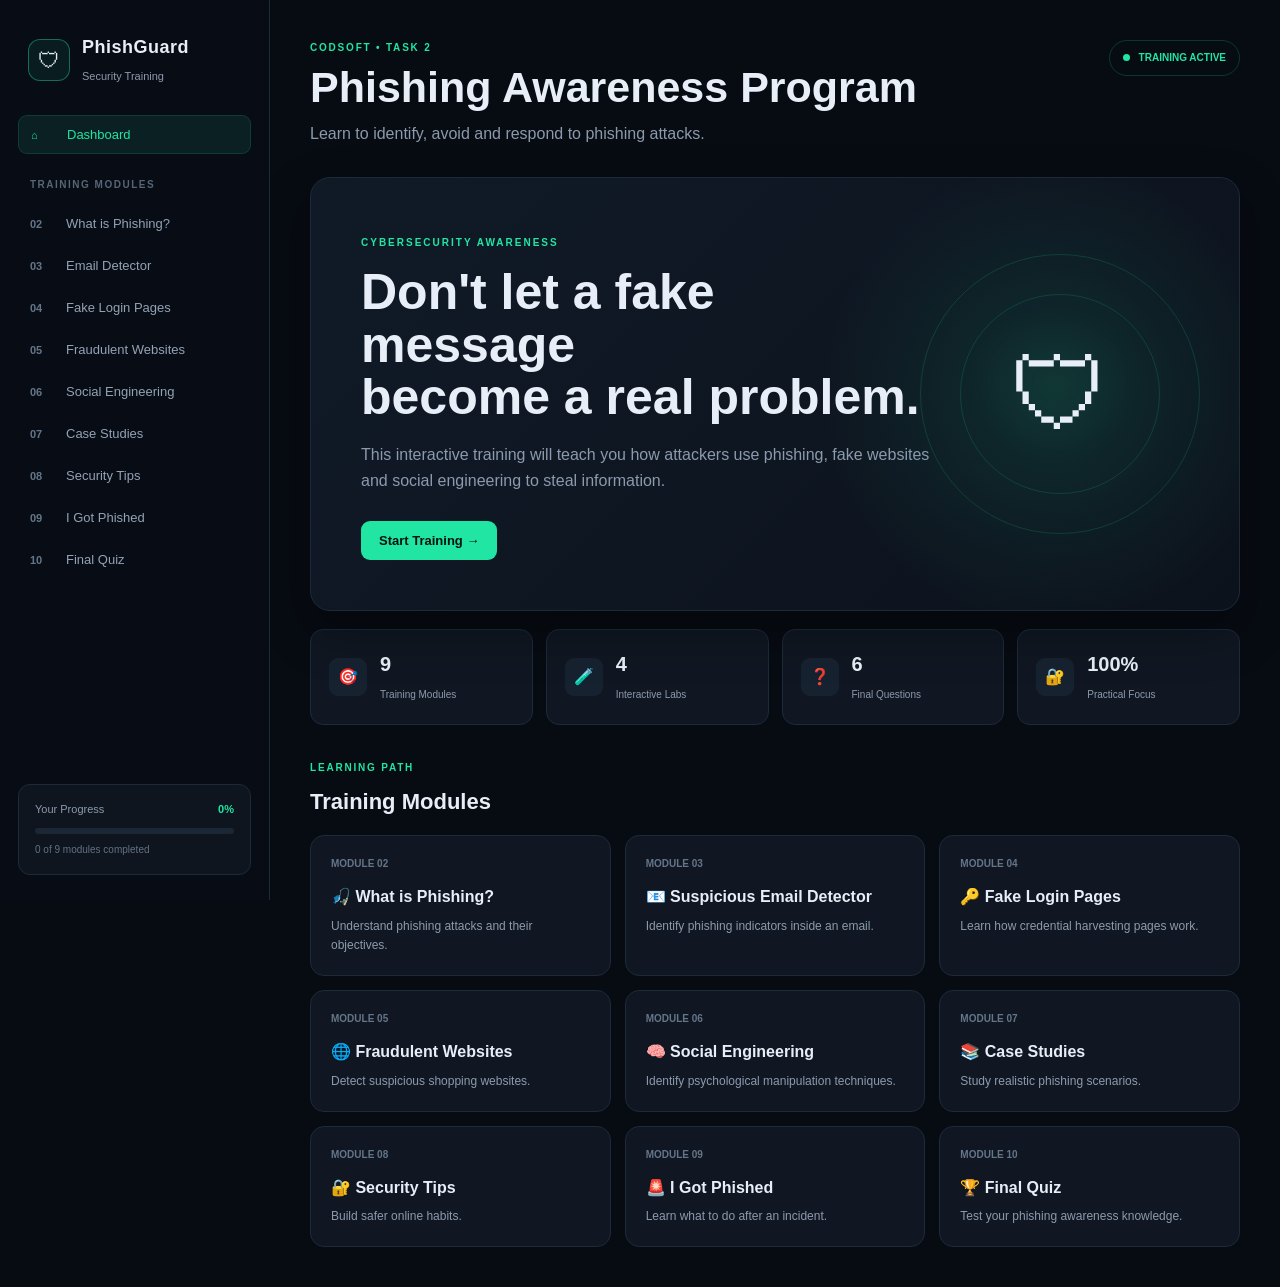
<file: Task-2/Website/index.html>
<!DOCTYPE html>
<html lang="en">
<head>
    <meta charset="UTF-8">
    <meta name="viewport" content="width=device-width, initial-scale=1.0">
    <title>PhishGuard | Phishing Awareness Training</title>
    <link rel="stylesheet" href="style.css">
</head>
<body>

<div class="app">

    <!-- SIDEBAR -->
    <aside class="sidebar">
        <div class="brand">
            <div class="brand-icon">🛡</div>
            <div>
                <h2>PhishGuard</h2>
                <span>Security Training</span>
            </div>
        </div>

        <nav>
            <button class="nav-item active" onclick="openModule('home')">
                <span>⌂</span> Dashboard
            </button>

            <div class="nav-title">TRAINING MODULES</div>

            <button class="nav-item" onclick="openModule('module2')">
                <span>02</span> What is Phishing?
            </button>

            <button class="nav-item" onclick="openModule('module3')">
                <span>03</span> Email Detector
            </button>

            <button class="nav-item" onclick="openModule('module4')">
                <span>04</span> Fake Login Pages
            </button>

            <button class="nav-item" onclick="openModule('module5')">
                <span>05</span> Fraudulent Websites
            </button>

            <button class="nav-item" onclick="openModule('module6')">
                <span>06</span> Social Engineering
            </button>

            <button class="nav-item" onclick="openModule('module7')">
                <span>07</span> Case Studies
            </button>

            <button class="nav-item" onclick="openModule('module8')">
                <span>08</span> Security Tips
            </button>

            <button class="nav-item" onclick="openModule('module9')">
                <span>09</span> I Got Phished
            </button>

            <button class="nav-item" onclick="openModule('module10')">
                <span>10</span> Final Quiz
            </button>
        </nav>

        <div class="sidebar-progress">
            <div class="progress-label">
                <span>Your Progress</span>
                <strong id="progressText">0%</strong>
            </div>
            <div class="progress-bar">
                <div id="progressFill"></div>
            </div>
            <small id="completedText">0 of 9 modules completed</small>
        </div>
    </aside>

    <!-- MAIN -->
    <main class="main">

        <!-- ================= HOME ================= -->
        <section id="home" class="screen active">

            <div class="topbar">
                <div>
                    <span class="eyebrow">CODSOFT • TASK 2</span>
                    <h1>Phishing Awareness Program</h1>
                    <p>Learn to identify, avoid and respond to phishing attacks.</p>
                </div>

                <div class="status-pill">
                    <span class="status-dot"></span>
                    TRAINING ACTIVE
                </div>
            </div>

            <div class="hero">
                <div class="hero-content">
                    <span class="hero-tag">CYBERSECURITY AWARENESS</span>
                    <h2>Don't let a fake message<br>become a real problem.</h2>
                    <p>
                        This interactive training will teach you how attackers use
                        phishing, fake websites and social engineering to steal
                        information.
                    </p>

                    <button class="primary-btn" onclick="openModule('module2')">
                        Start Training →
                    </button>
                </div>

                <div class="hero-shield">
                    <div class="shield">🛡</div>
                    <div class="orbit orbit1"></div>
                    <div class="orbit orbit2"></div>
                </div>
            </div>

            <div class="stats-row">
                <div class="stat-card">
                    <div class="stat-icon">🎯</div>
                    <div>
                        <strong>9</strong>
                        <span>Training Modules</span>
                    </div>
                </div>

                <div class="stat-card">
                    <div class="stat-icon">🧪</div>
                    <div>
                        <strong>4</strong>
                        <span>Interactive Labs</span>
                    </div>
                </div>

                <div class="stat-card">
                    <div class="stat-icon">❓</div>
                    <div>
                        <strong>6</strong>
                        <span>Final Questions</span>
                    </div>
                </div>

                <div class="stat-card">
                    <div class="stat-icon">🔐</div>
                    <div>
                        <strong>100%</strong>
                        <span>Practical Focus</span>
                    </div>
                </div>
            </div>

            <div class="section-heading">
                <div>
                    <span class="eyebrow">LEARNING PATH</span>
                    <h2>Training Modules</h2>
                </div>
            </div>

            <div id="moduleCards" class="module-grid"></div>

        </section>


        <!-- ================= MODULE 2 ================= -->
        <section id="module2" class="screen training-module">

            <div class="module-header">
                <div>
                    <span class="module-number">MODULE 02</span>
                    <h1>What is Phishing?</h1>
                    <p>Understand how phishing attacks work and what attackers want.</p>
                </div>
                <div class="module-icon-large">🎣</div>
            </div>

            <div class="content-grid">

                <div class="content-card">
                    <span class="card-label">DEFINITION</span>
                    <h2>Phishing in simple words</h2>
                    <p>
                        Phishing is a cyberattack where an attacker pretends to be
                        a trusted person, company or service to trick a victim into
                        revealing sensitive information or performing an unsafe action.
                    </p>

                    <div class="info-box">
                        <strong>Example:</strong>
                        You receive an email saying your account will be blocked.
                        It asks you to click a link and verify your password.
                    </div>
                </div>

                <div class="content-card">
                    <span class="card-label">ATTACKER OBJECTIVES</span>
                    <h2>What are criminals looking for?</h2>

                    <div class="objective-list">
                        <div class="objective">
                            <span>🔑</span>
                            <div>
                                <strong>Credentials</strong>
                                <p>Passwords, usernames and login sessions.</p>
                            </div>
                        </div>

                        <div class="objective">
                            <span>💳</span>
                            <div>
                                <strong>Financial Information</strong>
                                <p>Card, banking and payment information.</p>
                            </div>
                        </div>

                        <div class="objective">
                            <span>👤</span>
                            <div>
                                <strong>Personal Information</strong>
                                <p>Identity and other private information.</p>
                            </div>
                        </div>

                        <div class="objective">
                            <span>🏢</span>
                            <div>
                                <strong>Business Access</strong>
                                <p>Corporate accounts, systems and data.</p>
                            </div>
                        </div>
                    </div>
                </div>

            </div>

            <div class="content-card lifecycle-card">
                <span class="card-label">ATTACK LIFECYCLE</span>
                <h2>How a phishing attack works</h2>

                <div class="lifecycle">
                    <div class="life-step">
                        <span>01</span>
                        <strong>Attacker</strong>
                        <small>Creates the attack</small>
                    </div>

                    <div class="arrow">→</div>

                    <div class="life-step">
                        <span>02</span>
                        <strong>Fake Message</strong>
                        <small>Email / SMS / DM</small>
                    </div>

                    <div class="arrow">→</div>

                    <div class="life-step">
                        <span>03</span>
                        <strong>Victim Interaction</strong>
                        <small>Clicks or responds</small>
                    </div>

                    <div class="arrow">→</div>

                    <div class="life-step">
                        <span>04</span>
                        <strong>Fake Page</strong>
                        <small>Information requested</small>
                    </div>

                    <div class="arrow">→</div>

                    <div class="life-step danger">
                        <span>05</span>
                        <strong>Exposure</strong>
                        <small>Information stolen</small>
                    </div>
                </div>
            </div>

            <div class="content-card">
                <span class="card-label">WARNING SIGNS</span>
                <h2>Remember these red flags</h2>

                <div class="warning-grid">
                    <div>⚠️ Unexpected urgency</div>
                    <div>⚠️ Suspicious sender</div>
                    <div>⚠️ Strange links</div>
                    <div>⚠️ Requests for OTP/password</div>
                    <div>⚠️ Unrealistic rewards</div>
                    <div>⚠️ Unusual payment requests</div>
                </div>
            </div>

            <button class="complete-btn" onclick="completeModule(2)">
                ✓ Mark Module 2 Complete
            </button>

        </section>


        <!-- ================= MODULE 3 ================= -->
        <section id="module3" class="screen training-module">

            <div class="module-header">
                <div>
                    <span class="module-number">MODULE 03</span>
                    <h1>Suspicious Email Detector</h1>
                    <p>Inspect an email and identify the phishing indicators.</p>
                </div>
                <div class="module-icon-large">📧</div>
            </div>

            <div class="lab-note">
                🧪 <strong>Safe Training Simulation:</strong>
                This email is fictional. Do not enter any real credentials.
            </div>

            <div class="email-window">

                <div class="email-top">
                    <span>✉ INBOX</span>
                    <span>Training Simulation</span>
                </div>

                <div class="email-meta">
                    <div><strong>FROM:</strong> Amazon Security &lt;security@amaz0n-account-help.com&gt;</div>
                    <div><strong>SUBJECT:</strong> <span class="danger-text">URGENT! Your account will be suspended</span></div>
                </div>

                <div class="email-body">
                    <p>Hello Customer,</p>

                    <p>
                        We detected suspicious activity on your account.
                        Your account will be suspended if you do not verify
                        your information immediately.
                    </p>

                    <p>
                        Click the verification button below to confirm your account.
                    </p>

                    <button class="fake-link-btn" onclick="emailLinkWarning()">
                        Verify Account
                    </button>

                    <p>Thank you,<br>Account Security Team</p>
                </div>

            </div>

            <div class="content-card">
                <span class="card-label">YOUR TASK</span>
                <h2>Select every red flag you can identify</h2>

                <div class="check-grid">
                    <label class="check-option">
                        <input type="checkbox" value="sender">
                        <span>Suspicious sender/domain</span>
                    </label>

                    <label class="check-option">
                        <input type="checkbox" value="urgency">
                        <span>Creates unnecessary urgency</span>
                    </label>

                    <label class="check-option">
                        <input type="checkbox" value="verification">
                        <span>Unexpected verification request</span>
                    </label>

                    <label class="check-option">
                        <input type="checkbox" value="action">
                        <span>Pushes the user to take immediate action</span>
                    </label>

                    <label class="check-option">
                        <input type="checkbox" value="greeting">
                        <span>Generic greeting</span>
                    </label>
                </div>

                <button class="primary-btn" onclick="analyzeEmail()">
                    Analyze Email
                </button>

                <div id="emailResult" class="result-box"></div>
            </div>

            <button class="complete-btn" onclick="completeModule(3)">
                ✓ Mark Module 3 Complete
            </button>

        </section>


        <!-- ================= MODULE 4 ================= -->
        <section id="module4" class="screen training-module">

            <div class="module-header">
                <div>
                    <span class="module-number">MODULE 04</span>
                    <h1>Fake Login Page Detector</h1>
                    <p>Learn how attackers use fake login pages to steal credentials.</p>
                </div>
                <div class="module-icon-large">🔑</div>
            </div>

            <div class="lab-note">
                🧪 <strong>Safe Simulation:</strong> The fields below are disabled and
                never collect or store credentials.
            </div>

            <div class="browser-window">

                <div class="browser-bar">
                    <div class="browser-dots">
                        <span></span><span></span><span></span>
                    </div>

                    <div class="fake-url">
                        🔒 https://secure-account-verification.example
                    </div>
                </div>

                <div class="fake-login-page">
                    <div class="fake-login-box">
                        <div class="fake-logo">◈</div>
                        <h2>Account Verification</h2>
                        <p>Sign in to continue</p>

                        <input type="text" placeholder="Username" disabled>
                        <input type="password" placeholder="Password" disabled>

                        <button disabled>Sign In</button>

                        <small>Training simulation only</small>
                    </div>
                </div>
            </div>

            <div class="content-card">
                <span class="card-label">IDENTIFY THE RED FLAGS</span>
                <h2>Which signs make this suspicious?</h2>

                <div class="check-grid">
                    <label class="check-option">
                        <input type="checkbox" value="domain">
                        <span>Unfamiliar or suspicious domain</span>
                    </label>

                    <label class="check-option">
                        <input type="checkbox" value="login">
                        <span>Unexpected login request</span>
                    </label>

                    <label class="check-option">
                        <input type="checkbox" value="link">
                        <span>Could have been reached through an unverified message link</span>
                    </label>

                    <label class="check-option">
                        <input type="checkbox" value="https">
                        <span>HTTPS automatically proves the website is genuine</span>
                    </label>
                </div>

                <button class="primary-btn" onclick="analyzeLogin()">
                    Check My Answer
                </button>

                <div id="loginResult" class="result-box"></div>
            </div>

            <button class="complete-btn" onclick="completeModule(4)">
                ✓ Mark Module 4 Complete
            </button>

        </section>


        <!-- ================= MODULE 5 ================= -->
        <section id="module5" class="screen training-module">

            <div class="module-header">
                <div>
                    <span class="module-number">MODULE 05</span>
                    <h1>Fraudulent Website Detection</h1>
                    <p>Spot suspicious shopping websites before making a payment.</p>
                </div>
                <div class="module-icon-large">🌐</div>
            </div>

            <div class="fake-shop">

                <div class="shop-header">
                    <strong>MEGA DEALS</strong>
                    <span>🛒 Cart</span>
                </div>

                <div class="shop-url">
                    https://mega-deals-discount.example
                </div>

                <div class="product-area">

                    <div class="phone-image">📱</div>

                    <div class="product-details">
                        <span class="sale-badge">LIMITED OFFER</span>
                        <h2>Premium Smartphone X</h2>

                        <div class="stars">★★★★★</div>

                        <div class="price">
                            ₹1,999
                            <del>₹49,999</del>
                        </div>

                        <p class="stock-warning">
                            🔥 ONLY 3 LEFT!
                        </p>

                        <button onclick="shopButtonWarning()">BUY NOW</button>

                        <small>Seller: Unknown Electronics</small>
                    </div>

                </div>
            </div>

            <div class="content-card">
                <span class="card-label">WEBSITE ANALYSIS</span>
                <h2>Select the suspicious indicators</h2>

                <div class="check-grid">
                    <label class="check-option">
                        <input type="checkbox" value="price">
                        <span>Unrealistic price</span>
                    </label>

                    <label class="check-option">
                        <input type="checkbox" value="urgency">
                        <span>Artificial urgency / limited stock pressure</span>
                    </label>

                    <label class="check-option">
                        <input type="checkbox" value="seller">
                        <span>Unknown seller</span>
                    </label>

                    <label class="check-option">
                        <input type="checkbox" value="payment">
                        <span>Unusual or pressured payment request</span>
                    </label>

                    <label class="check-option">
                        <input type="checkbox" value="cheap">
                        <span>Low price always means fraud</span>
                    </label>
                </div>

                <button class="primary-btn" onclick="analyzeSite()">
                    Analyze Website
                </button>

                <div id="siteResult" class="result-box"></div>
            </div>

            <button class="complete-btn" onclick="completeModule(5)">
                ✓ Mark Module 5 Complete
            </button>

        </section>


        <!-- ================= MODULE 6 ================= -->
        <section id="module6" class="screen training-module">

            <div class="module-header">
                <div>
                    <span class="module-number">MODULE 06</span>
                    <h1>Social Engineering Lab</h1>
                    <p>Learn how attackers manipulate emotions and human behaviour.</p>
                </div>
                <div class="module-icon-large">🧠</div>
            </div>

            <div class="content-card">
                <span class="card-label">INTERACTIVE SCENARIOS</span>
                <h2>Identify the manipulation technique</h2>

                <div id="scenarioArea"></div>
            </div>

            <div id="scenarioScore" class="score-panel"></div>

            <button class="complete-btn" onclick="completeModule(6)">
                ✓ Mark Module 6 Complete
            </button>

        </section>


        <!-- ================= MODULE 7 ================= -->
        <section id="module7" class="screen training-module">

            <div class="module-header">
                <div>
                    <span class="module-number">MODULE 07</span>
                    <h1>Phishing Case Studies</h1>
                    <p>Understand how phishing appears in real-world situations.</p>
                </div>
                <div class="module-icon-large">📚</div>
            </div>

            <div class="case-grid">

                <article class="case-card">
                    <div class="case-number">CASE 01</div>
                    <h2>Password Expiry Scam</h2>

                    <p>
                        A user receives a message saying their company account
                        password is about to expire. The message contains a link
                        to a login page.
                    </p>

                    <div class="case-lesson">
                        <strong>Lesson</strong>
                        <span>
                            Do not use the message link. Open the known official
                            service yourself.
                        </span>
                    </div>
                </article>

                <article class="case-card">
                    <div class="case-number">CASE 02</div>
                    <h2>Business Payment Request</h2>

                    <p>
                        An employee receives an urgent request appearing to come
                        from a manager asking for a payment to a new bank account.
                    </p>

                    <div class="case-lesson">
                        <strong>Lesson</strong>
                        <span>
                            Verify unusual payment requests using a separate trusted
                            communication channel.
                        </span>
                    </div>
                </article>

                <article class="case-card">
                    <div class="case-number">CASE 03</div>
                    <h2>Delivery / Tax Message</h2>

                    <p>
                        A message claims that a package is waiting and a small
                        tax or delivery fee must be paid immediately through a link.
                    </p>

                    <div class="case-lesson">
                        <strong>Lesson</strong>
                        <span>
                            Verify the delivery directly through the official
                            website or application.
                        </span>
                    </div>
                </article>

            </div>

            <div class="content-card">
                <span class="card-label">KEY TAKEAWAY</span>
                <h2>Verify through a trusted route</h2>

                <div class="takeaway">
                    <div>1</div>
                    <p>Do not trust the contact information inside the suspicious message.</p>
                </div>

                <div class="takeaway">
                    <div>2</div>
                    <p>Find the official website or known contact details independently.</p>
                </div>

                <div class="takeaway">
                    <div>3</div>
                    <p>For sensitive requests, confirm through a separate trusted channel.</p>
                </div>
            </div>

            <button class="complete-btn" onclick="completeModule(7)">
                ✓ Mark Module 7 Complete
            </button>

        </section>


        <!-- ================= MODULE 8 ================= -->
        <section id="module8" class="screen training-module">

            <div class="module-header">
                <div>
                    <span class="module-number">MODULE 08</span>
                    <h1>Security Tips</h1>
                    <p>Build habits that reduce your risk of becoming a phishing victim.</p>
                </div>
                <div class="module-icon-large">🔐</div>
            </div>

            <div class="tips-grid">

                <div class="tip-card">
                    <span>01</span>
                    <div class="tip-icon">🔑</div>
                    <h2>Use Strong Passwords</h2>
                    <p>
                        Use unique passwords for important accounts.
                        A password manager can help generate and store them.
                    </p>
                </div>

                <div class="tip-card">
                    <span>02</span>
                    <div class="tip-icon">🛡</div>
                    <h2>Enable MFA / Passkeys</h2>
                    <p>
                        Multi-factor authentication provides another layer of
                        protection if a password is exposed.
                    </p>
                </div>

                <div class="tip-card">
                    <span>03</span>
                    <div class="tip-icon">🔗</div>
                    <h2>Verify Links</h2>
                    <p>
                        Check the destination and prefer opening services directly
                        instead of trusting unexpected links.
                    </p>
                </div>

                <div class="tip-card">
                    <span>04</span>
                    <div class="tip-icon">⏸</div>
                    <h2>Pause Under Pressure</h2>
                    <p>
                        Urgency is commonly used to stop people from thinking
                        before acting.
                    </p>
                </div>

                <div class="tip-card">
                    <span>05</span>
                    <div class="tip-icon">🔢</div>
                    <h2>Never Share OTPs</h2>
                    <p>
                        Legitimate support staff should not ask you to disclose
                        your OTP or authentication code.
                    </p>
                </div>

                <div class="tip-card">
                    <span>06</span>
                    <div class="tip-icon">🚨</div>
                    <h2>Report Suspicious Messages</h2>
                    <p>
                        Report suspicious emails or messages using your organisation's
                        security process or the service's reporting feature.
                    </p>
                </div>

            </div>

            <button class="complete-btn" onclick="completeModule(8)">
                ✓ Mark Module 8 Complete
            </button>

        </section>


        <!-- ================= MODULE 9 ================= -->
        <section id="module9" class="screen training-module">

            <div class="module-header">
                <div>
                    <span class="module-number">MODULE 09</span>
                    <h1>I Got Phished — What Now?</h1>
                    <p>Quick response actions can reduce the damage after an incident.</p>
                </div>
                <div class="module-icon-large">🚨</div>
            </div>

            <div class="response-grid">

                <div class="response-card safe">
                    <div class="response-icon">🖱</div>
                    <h2>I clicked, but entered nothing</h2>

                    <ol>
                        <li>Close the suspicious page.</li>
                        <li>Do not download or run anything.</li>
                        <li>Report the message if appropriate.</li>
                        <li>Run security checks if a download occurred.</li>
                    </ol>
                </div>

                <div class="response-card warning">
                    <div class="response-icon">🔑</div>
                    <h2>I entered my password</h2>

                    <ol>
                        <li>Change the password using the legitimate service.</li>
                        <li>Change the same password anywhere it was reused.</li>
                        <li>Enable MFA or passkeys.</li>
                        <li>Review active sessions and account activity.</li>
                    </ol>
                </div>

                <div class="response-card danger">
                    <div class="response-icon">💳</div>
                    <h2>I entered financial information</h2>

                    <ol>
                        <li>Contact your bank/provider through an official channel.</li>
                        <li>Monitor transactions and account activity.</li>
                        <li>Follow the provider's fraud-response instructions.</li>
                        <li>Report the incident if required.</li>
                    </ol>
                </div>

            </div>

            <div class="alert-box">
                <strong>⚠️ Important:</strong>
                Be careful of people who contact you claiming they can “recover”
                your account for a fee. Attackers may use the original incident
                to run a second scam.
            </div>

            <button class="complete-btn" onclick="completeModule(9)">
                ✓ Mark Module 9 Complete
            </button>

        </section>


        <!-- ================= MODULE 10 ================= -->
        <section id="module10" class="screen training-module">

            <div class="module-header">
                <div>
                    <span class="module-number">MODULE 10</span>
                    <h1>Final Phishing Awareness Quiz</h1>
                    <p>Test what you learned throughout the training.</p>
                </div>
                <div class="module-icon-large">🏆</div>
            </div>

            <div id="quizContainer"></div>

            <div class="quiz-actions">
                <button class="primary-btn" onclick="submitQuiz()">
                    Submit Quiz
                </button>

                <button class="secondary-btn" onclick="resetQuiz()">
                    Retake Quiz
                </button>
            </div>

            <div id="quizResult" class="quiz-result"></div>

        </section>

    </main>
</div>

<script src="script.js"></script>
</body>
</html>
</file>
<file: Task-2/Website/style.css>
* {
    margin: 0;
    padding: 0;
    box-sizing: border-box;
}

:root {
    --bg: #070b12;
    --bg2: #0b111b;
    --card: #101722;
    --card2: #131d2a;
    --border: #1d2a3a;
    --text: #e8eef7;
    --muted: #8c9aad;
    --green: #21e6a3;
    --green-dark: #0f9e72;
    --blue: #55a7ff;
    --red: #ff5c70;
    --yellow: #ffc857;
    --shadow: 0 20px 50px rgba(0,0,0,.3);
}

body {
    background: var(--bg);
    color: var(--text);
    font-family: Inter, Arial, Helvetica, sans-serif;
    line-height: 1.6;
}

button,
input {
    font-family: inherit;
}

button {
    cursor: pointer;
}

.app {
    min-height: 100vh;
    display: flex;
}

/* ================= SIDEBAR ================= */

.sidebar {
    width: 270px;
    background: #080d15;
    border-right: 1px solid var(--border);
    padding: 25px 18px;
    position: fixed;
    left: 0;
    top: 0;
    bottom: 0;
    display: flex;
    flex-direction: column;
    z-index: 20;
}

.brand {
    display: flex;
    align-items: center;
    gap: 12px;
    padding: 8px 10px 28px;
}

.brand-icon {
    width: 42px;
    height: 42px;
    border: 1px solid rgba(33,230,163,.4);
    background: rgba(33,230,163,.08);
    border-radius: 12px;
    display: grid;
    place-items: center;
    font-size: 22px;
}

.brand h2 {
    font-size: 18px;
    letter-spacing: .5px;
}

.brand span {
    font-size: 11px;
    color: var(--muted);
}

nav {
    display: flex;
    flex-direction: column;
    gap: 5px;
}

.nav-title {
    color: #566577;
    font-size: 10px;
    font-weight: 800;
    letter-spacing: 1.5px;
    padding: 18px 12px 7px;
}

.nav-item {
    border: 0;
    background: transparent;
    color: #93a2b5;
    width: 100%;
    text-align: left;
    padding: 11px 12px;
    border-radius: 9px;
    display: flex;
    align-items: center;
    gap: 11px;
    font-size: 13px;
    transition: .2s;
}

.nav-item span {
    width: 25px;
    color: #647589;
    font-size: 11px;
    font-weight: 800;
}

.nav-item:hover {
    color: var(--text);
    background: #101824;
}

.nav-item.active {
    background: rgba(33,230,163,.09);
    color: var(--green);
    border: 1px solid rgba(33,230,163,.14);
}

.nav-item.active span {
    color: var(--green);
}

.sidebar-progress {
    margin-top: auto;
    padding: 16px;
    background: #0e151f;
    border: 1px solid var(--border);
    border-radius: 12px;
}

.progress-label {
    display: flex;
    justify-content: space-between;
    font-size: 11px;
    color: var(--muted);
    margin-bottom: 9px;
}

.progress-label strong {
    color: var(--green);
}

.progress-bar {
    height: 6px;
    background: #1b2735;
    border-radius: 10px;
    overflow: hidden;
}

#progressFill {
    height: 100%;
    width: 0;
    background: var(--green);
    transition: .4s;
}

.sidebar-progress small {
    display: block;
    color: #627184;
    margin-top: 8px;
    font-size: 10px;
}

/* ================= MAIN ================= */

.main {
    margin-left: 270px;
    width: calc(100% - 270px);
    min-height: 100vh;
    padding: 40px;
}

.screen {
    display: none;
    max-width: 1250px;
    margin: auto;
}

.screen.active {
    display: block;
}

.topbar {
    display: flex;
    justify-content: space-between;
    gap: 30px;
    align-items: flex-start;
    margin-bottom: 30px;
}

.eyebrow,
.module-number,
.card-label {
    display: block;
    color: var(--green);
    font-size: 10px;
    font-weight: 800;
    letter-spacing: 1.8px;
    margin-bottom: 8px;
}

.topbar h1 {
    font-size: clamp(28px, 4vw, 43px);
    line-height: 1.1;
    margin-bottom: 10px;
}

.topbar p {
    color: var(--muted);
}

.status-pill {
    border: 1px solid rgba(33,230,163,.2);
    color: var(--green);
    padding: 9px 13px;
    border-radius: 30px;
    font-size: 10px;
    font-weight: 800;
    white-space: nowrap;
}

.status-dot {
    width: 7px;
    height: 7px;
    background: var(--green);
    border-radius: 50%;
    display: inline-block;
    margin-right: 6px;
}

/* ================= HERO ================= */

.hero {
    min-height: 350px;
    background:
        radial-gradient(circle at 80% 50%, rgba(33,230,163,.12), transparent 30%),
        linear-gradient(135deg, #101a27, #0c121c);
    border: 1px solid var(--border);
    border-radius: 20px;
    padding: 50px;
    display: flex;
    align-items: center;
    justify-content: space-between;
    overflow: hidden;
    position: relative;
    box-shadow: var(--shadow);
}

.hero-content {
    max-width: 650px;
    position: relative;
    z-index: 2;
}

.hero-tag {
    color: var(--green);
    font-size: 10px;
    font-weight: 800;
    letter-spacing: 2px;
}

.hero h2 {
    font-size: clamp(30px, 4vw, 50px);
    line-height: 1.05;
    margin: 13px 0 18px;
}

.hero p {
    color: var(--muted);
    max-width: 620px;
    margin-bottom: 28px;
}

.hero-shield {
    width: 280px;
    height: 280px;
    position: relative;
    display: grid;
    place-items: center;
}

.shield {
    font-size: 100px;
    filter: drop-shadow(0 0 30px rgba(33,230,163,.4));
    z-index: 2;
}

.orbit {
    position: absolute;
    border: 1px solid rgba(33,230,163,.15);
    border-radius: 50%;
}

.orbit1 {
    width: 200px;
    height: 200px;
}

.orbit2 {
    width: 280px;
    height: 280px;
}

/* ================= BUTTONS ================= */

.primary-btn,
.complete-btn,
.secondary-btn {
    border: 0;
    border-radius: 9px;
    padding: 12px 18px;
    font-size: 13px;
    font-weight: 800;
    transition: .2s;
}

.primary-btn {
    background: var(--green);
    color: #04130d;
}

.primary-btn:hover {
    transform: translateY(-2px);
    box-shadow: 0 8px 25px rgba(33,230,163,.18);
}

.secondary-btn {
    background: #172231;
    color: var(--text);
    border: 1px solid var(--border);
}

.complete-btn {
    background: rgba(33,230,163,.08);
    border: 1px solid rgba(33,230,163,.3);
    color: var(--green);
    margin-top: 25px;
}

.complete-btn:hover {
    background: rgba(33,230,163,.15);
}

/* ================= STATS ================= */

.stats-row {
    display: grid;
    grid-template-columns: repeat(4, 1fr);
    gap: 13px;
    margin: 18px 0 35px;
}

.stat-card {
    background: var(--card);
    border: 1px solid var(--border);
    padding: 18px;
    border-radius: 13px;
    display: flex;
    align-items: center;
    gap: 13px;
}

.stat-icon {
    width: 38px;
    height: 38px;
    display: grid;
    place-items: center;
    background: #172231;
    border-radius: 9px;
}

.stat-card strong {
    display: block;
    font-size: 20px;
}

.stat-card span {
    color: var(--muted);
    font-size: 10px;
}

/* ================= MODULE CARDS ================= */

.section-heading {
    margin-bottom: 16px;
}

.section-heading h2 {
    font-size: 22px;
}

.module-grid {
    display: grid;
    grid-template-columns: repeat(3, 1fr);
    gap: 14px;
}

.module-card {
    background: var(--card);
    border: 1px solid var(--border);
    padding: 20px;
    border-radius: 14px;
    transition: .2s;
    cursor: pointer;
    position: relative;
    overflow: hidden;
}

.module-card:hover {
    transform: translateY(-3px);
    border-color: #2b3c50;
}

.module-card.completed {
    border-color: rgba(33,230,163,.25);
}

.module-card .num {
    color: #647589;
    font-size: 10px;
    font-weight: 800;
}

.module-card h3 {
    margin: 12px 0 7px;
    font-size: 16px;
}

.module-card p {
    color: var(--muted);
    font-size: 12px;
}

.module-card .done {
    position: absolute;
    right: 15px;
    top: 15px;
    color: var(--green);
    font-size: 14px;
}

/* ================= MODULE HEADER ================= */

.module-header {
    display: flex;
    justify-content: space-between;
    align-items: center;
    margin-bottom: 28px;
    padding-bottom: 22px;
    border-bottom: 1px solid var(--border);
}

.module-header h1 {
    font-size: clamp(28px, 4vw, 42px);
    line-height: 1.1;
}

.module-header p {
    color: var(--muted);
    margin-top: 8px;
}

.module-icon-large {
    width: 70px;
    height: 70px;
    display: grid;
    place-items: center;
    font-size: 34px;
    background: rgba(33,230,163,.06);
    border: 1px solid rgba(33,230,163,.15);
    border-radius: 16px;
}

/* ================= CONTENT CARDS ================= */

.content-grid {
    display: grid;
    grid-template-columns: 1fr 1fr;
    gap: 15px;
}

.content-card {
    background: var(--card);
    border: 1px solid var(--border);
    padding: 25px;
    border-radius: 14px;
    margin-bottom: 15px;
}

.content-card h2 {
    margin-bottom: 12px;
    font-size: 21px;
}

.content-card p {
    color: var(--muted);
    font-size: 13px;
}

.info-box {
    margin-top: 18px;
    padding: 15px;
    background: rgba(85,167,255,.07);
    border-left: 3px solid var(--blue);
    border-radius: 7px;
    color: #aebed0;
    font-size: 12px;
}

.objective-list {
    display: grid;
    gap: 10px;
}

.objective {
    display: flex;
    gap: 12px;
    padding: 12px;
    background: var(--card2);
    border-radius: 9px;
}

.objective > span {
    font-size: 20px;
}

.objective strong {
    font-size: 13px;
}

.objective p {
    font-size: 11px;
}

.lifecycle-card {
    margin-top: 15px;
}

.lifecycle {
    display: flex;
    align-items: center;
    justify-content: space-between;
    gap: 7px;
    overflow-x: auto;
    padding: 12px 0;
}

.life-step {
    min-width: 130px;
    background: #141e2a;
    border: 1px solid var(--border);
    border-radius: 10px;
    padding: 14px;
}

.life-step span {
    color: var(--green);
    font-size: 10px;
}

.life-step strong {
    display: block;
    font-size: 12px;
    margin-top: 5px;
}

.life-step small {
    color: var(--muted);
    font-size: 9px;
}

.life-step.danger {
    border-color: rgba(255,92,112,.35);
}

.life-step.danger span {
    color: var(--red);
}

.arrow {
    color: #516174;
}

.warning-grid {
    display: grid;
    grid-template-columns: repeat(3, 1fr);
    gap: 10px;
}

.warning-grid div {
    background: rgba(255,200,87,.06);
    border: 1px solid rgba(255,200,87,.12);
    padding: 13px;
    border-radius: 9px;
    font-size: 12px;
}

/* ================= LAB ================= */

.lab-note {
    background: rgba(85,167,255,.07);
    border: 1px solid rgba(85,167,255,.16);
    color: #9db6d2;
    padding: 13px 16px;
    border-radius: 9px;
    margin-bottom: 16px;
    font-size: 12px;
}

/* EMAIL */

.email-window {
    background: #f4f7fa;
    color: #1d2733;
    border-radius: 13px;
    overflow: hidden;
    margin-bottom: 15px;
    box-shadow: var(--shadow);
}

.email-top {
    background: #e4e9ef;
    padding: 12px 18px;
    display: flex;
    justify-content: space-between;
    font-size: 11px;
    color: #52606f;
}

.email-meta {
    padding: 20px;
    border-bottom: 1px solid #dce1e6;
    display: grid;
    gap: 8px;
    font-size: 13px;
}

.email-body {
    padding: 25px;
    max-width: 800px;
}

.email-body p {
    color: #394653;
    margin-bottom: 14px;
}

.danger-text {
    color: #d72e48;
    font-weight: 800;
}

.fake-link-btn {
    background: #1677ff;
    border: 0;
    color: white;
    padding: 11px 18px;
    border-radius: 6px;
    font-weight: 700;
    margin-bottom: 16px;
}

/* CHECKBOX */

.check-grid {
    display: grid;
    grid-template-columns: 1fr 1fr;
    gap: 10px;
    margin: 18px 0;
}

.check-option {
    display: flex;
    align-items: center;
    gap: 10px;
    padding: 13px;
    background: var(--card2);
    border: 1px solid var(--border);
    border-radius: 9px;
    cursor: pointer;
    font-size: 12px;
    transition: .2s;
}

.check-option:hover {
    border-color: #33475c;
}

.check-option input {
    accent-color: var(--green);
}

.result-box {
    display: none;
    margin-top: 15px;
    padding: 15px;
    border-radius: 9px;
    font-size: 12px;
}

.result-box.show {
    display: block;
}

.result-success {
    background: rgba(33,230,163,.08);
    border: 1px solid rgba(33,230,163,.25);
    color: var(--green);
}

.result-error {
    background: rgba(255,92,112,.08);
    border: 1px solid rgba(255,92,112,.25);
    color: #ff8796;
}

/* ================= FAKE LOGIN ================= */

.browser-window {
    border: 1px solid var(--border);
    border-radius: 13px;
    overflow: hidden;
    margin-bottom: 15px;
    background: #eef2f5;
}

.browser-bar {
    background: #202b38;
    padding: 11px 14px;
    display: flex;
    align-items: center;
    gap: 20px;
}

.browser-dots {
    display: flex;
    gap: 5px;
}

.browser-dots span {
    width: 8px;
    height: 8px;
    background: #68798b;
    border-radius: 50%;
}

.fake-url {
    background: #121b25;
    color: #91a3b6;
    border-radius: 5px;
    padding: 7px 12px;
    flex: 1;
    font-size: 11px;
}

.fake-login-page {
    min-height: 380px;
    display: grid;
    place-items: center;
    padding: 35px;
}

.fake-login-box {
    width: 330px;
    background: white;
    color: #25303b;
    padding: 30px;
    border-radius: 12px;
    text-align: center;
    box-shadow: 0 15px 40px rgba(0,0,0,.15);
}

.fake-logo {
    font-size: 34px;
    margin-bottom: 7px;
}

.fake-login-box h2 {
    font-size: 21px;
}

.fake-login-box p {
    color: #748191;
    font-size: 12px;
    margin-bottom: 18px;
}

.fake-login-box input {
    width: 100%;
    padding: 11px;
    border: 1px solid #d8dee5;
    border-radius: 6px;
    margin-bottom: 9px;
}

.fake-login-box button {
    width: 100%;
    padding: 11px;
    border: 0;
    background: #7e8b98;
    color: white;
    border-radius: 6px;
}

.fake-login-box small {
    display: block;
    color: #8b98a6;
    margin-top: 15px;
}

/* ================= SHOP ================= */

.fake-shop {
    border: 1px solid var(--border);
    background: #fff;
    color: #202c39;
    border-radius: 13px;
    overflow: hidden;
    margin-bottom: 15px;
}

.shop-header {
    background: #17212d;
    color: white;
    padding: 17px 22px;
    display: flex;
    justify-content: space-between;
}

.shop-url {
    padding: 10px 22px;
    background: #eef2f5;
    color: #627080;
    font-size: 11px;
}

.product-area {
    display: flex;
    align-items: center;
    gap: 50px;
    padding: 40px;
    max-width: 900px;
    margin: auto;
}

.phone-image {
    font-size: 120px;
    width: 250px;
    height: 250px;
    background: #f1f4f7;
    border-radius: 15px;
    display: grid;
    place-items: center;
}

.product-details {
    flex: 1;
}

.sale-badge {
    background: #ffe7e9;
    color: #cf334b;
    font-size: 10px;
    font-weight: 800;
    padding: 5px 8px;
    border-radius: 5px;
}

.product-details h2 {
    margin: 12px 0 4px;
}

.stars {
    color: #e5a800;
}

.price {
    font-size: 32px;
    font-weight: 900;
    margin-top: 10px;
}

.price del {
    color: #9ba4ae;
    font-size: 15px;
    margin-left: 7px;
}

.stock-warning {
    color: #e04452 !important;
    font-weight: 800;
    margin: 10px 0;
}

.product-details button {
    width: 100%;
    padding: 13px;
    border: 0;
    border-radius: 7px;
    background: #101820;
    color: white;
    font-weight: 800;
    margin-bottom: 10px;
}

.product-details small {
    color: #7d8792;
}

/* ================= SCENARIOS ================= */

.scenario-box {
    padding: 22px;
    background: var(--card2);
    border: 1px solid var(--border);
    border-radius: 12px;
}

.scenario-count {
    color: var(--green);
    font-size: 10px;
    font-weight: 800;
    letter-spacing: 1px;
}

.scenario-message {
    margin: 18px 0;
    padding: 18px;
    background: #0c131d;
    border-left: 3px solid var(--red);
    border-radius: 7px;
    font-size: 15px;
}

.scenario-options {
    display: grid;
    grid-template-columns: 1fr 1fr;
    gap: 9px;
}

.scenario-option {
    padding: 13px;
    background: #162130;
    border: 1px solid var(--border);
    color: var(--text);
    border-radius: 8px;
    text-align: left;
}

.scenario-option:hover {
    border-color: var(--green);
}

.scenario-feedback {
    margin-top: 15px;
    padding: 13px;
    border-radius: 8px;
    display: none;
    font-size: 12px;
}

.score-panel {
    margin-top: 15px;
    padding: 15px;
    border-radius: 10px;
    background: #101923;
    border: 1px solid var(--border);
    color: var(--muted);
    display: none;
}

/* ================= CASE STUDIES ================= */

.case-grid {
    display: grid;
    grid-template-columns: repeat(3, 1fr);
    gap: 15px;
    margin-bottom: 15px;
}

.case-card {
    background: var(--card);
    border: 1px solid var(--border);
    border-radius: 14px;
    padding: 23px;
}

.case-number {
    color: var(--green);
    font-size: 10px;
    font-weight: 800;
    letter-spacing: 1px;
}

.case-card h2 {
    font-size: 19px;
    margin: 10px 0;
}

.case-card > p {
    color: var(--muted);
    font-size: 12px;
}

.case-lesson {
    margin-top: 18px;
    padding: 13px;
    background: rgba(33,230,163,.05);
    border-radius: 8px;
}

.case-lesson strong {
    display: block;
    color: var(--green);
    font-size: 11px;
}

.case-lesson span {
    color: #9eacbc;
    font-size: 11px;
}

.takeaway {
    display: flex;
    align-items: center;
    gap: 12px;
    margin: 10px 0;
    padding: 13px;
    background: var(--card2);
    border-radius: 8px;
}

.takeaway div {
    width: 28px;
    height: 28px;
    background: rgba(33,230,163,.1);
    color: var(--green);
    display: grid;
    place-items: center;
    border-radius: 50%;
    font-size: 11px;
    font-weight: 800;
}

.takeaway p {
    margin: 0;
}

/* ================= TIPS ================= */

.tips-grid {
    display: grid;
    grid-template-columns: repeat(3, 1fr);
    gap: 15px;
}

.tip-card {
    background: var(--card);
    border: 1px solid var(--border);
    border-radius: 14px;
    padding: 23px;
    position: relative;
}

.tip-card > span {
    position: absolute;
    right: 17px;
    top: 15px;
    color: #526276;
    font-size: 10px;
}

.tip-icon {
    font-size: 27px;
    margin-bottom: 12px;
}

.tip-card h2 {
    font-size: 17px;
    margin-bottom: 8px;
}

.tip-card p {
    color: var(--muted);
    font-size: 12px;
}

/* ================= RESPONSE ================= */

.response-grid {
    display: grid;
    grid-template-columns: repeat(3, 1fr);
    gap: 15px;
}

.response-card {
    background: var(--card);
    border: 1px solid var(--border);
    border-radius: 14px;
    padding: 24px;
}

.response-card.safe {
    border-top: 3px solid var(--green);
}

.response-card.warning {
    border-top: 3px solid var(--yellow);
}

.response-card.danger {
    border-top: 3px solid var(--red);
}

.response-icon {
    font-size: 30px;
}

.response-card h2 {
    font-size: 18px;
    margin: 10px 0 15px;
}

.response-card ol {
    padding-left: 20px;
    color: var(--muted);
    font-size: 12px;
}

.response-card li {
    margin-bottom: 9px;
}

.alert-box {
    margin-top: 15px;
    background: rgba(255,200,87,.06);
    border: 1px solid rgba(255,200,87,.18);
    padding: 17px;
    border-radius: 9px;
    color: #c7b98e;
    font-size: 12px;
}

/* ================= QUIZ ================= */

.quiz-question {
    background: var(--card);
    border: 1px solid var(--border);
    border-radius: 13px;
    padding: 22px;
    margin-bottom: 13px;
}

.question-number {
    color: var(--green);
    font-size: 10px;
    font-weight: 800;
}

.quiz-question h2 {
    font-size: 15px;
    margin: 8px 0 14px;
}

.quiz-options {
    display: grid;
    gap: 7px;
}

.quiz-option {
    padding: 11px 13px;
    border: 1px solid var(--border);
    background: #141e29;
    border-radius: 7px;
    color: #a9b5c3;
    font-size: 12px;
    cursor: pointer;
}

.quiz-option:hover {
    border-color: #385066;
}

.quiz-option input {
    margin-right: 8px;
    accent-color: var(--green);
}

.quiz-actions {
    display: flex;
    gap: 10px;
    margin-top: 18px;
}

.quiz-result {
    display: none;
    margin-top: 18px;
    padding: 22px;
    border-radius: 12px;
    text-align: center;
}

.quiz-result.show {
    display: block;
}

.quiz-pass {
    background: rgba(33,230,163,.08);
    border: 1px solid rgba(33,230,163,.25);
}

.quiz-fail {
    background: rgba(255,92,112,.08);
    border: 1px solid rgba(255,92,112,.25);
}

.quiz-result h2 {
    margin-bottom: 6px;
}

.quiz-result p {
    color: var(--muted);
}

/* ================= RESPONSIVE ================= */

@media (max-width: 1050px) {
    .module-grid,
    .case-grid,
    .tips-grid,
    .response-grid {
        grid-template-columns: repeat(2, 1fr);
    }

    .stats-row {
        grid-template-columns: repeat(2, 1fr);
    }

    .hero-shield {
        display: none;
    }
}

@media (max-width: 800px) {
    .sidebar {
        position: static;
        width: 100%;
        min-height: auto;
    }

    .app {
        display: block;
    }

    .sidebar-progress {
        margin-top: 20px;
    }

    .main {
        margin-left: 0;
        width: 100%;
        padding: 22px 15px;
    }

    nav {
        max-height: 300px;
        overflow-y: auto;
    }

    .content-grid,
    .module-grid,
    .case-grid,
    .tips-grid,
    .response-grid,
    .check-grid,
    .scenario-options,
    .warning-grid {
        grid-template-columns: 1fr;
    }

    .hero {
        padding: 30px 24px;
    }

    .topbar {
        flex-direction: column;
    }

    .module-header {
        align-items: flex-start;
    }

    .module-icon-large {
        width: 55px;
        height: 55px;
        font-size: 25px;
    }

    .product-area {
        flex-direction: column;
        padding: 25px;
        gap: 20px;
    }

    .phone-image {
        width: 180px;
        height: 180px;
        font-size: 80px;
    }

    .lifecycle {
        justify-content: flex-start;
    }
}

@media (max-width: 500px) {
    .stats-row {
        grid-template-columns: 1fr;
    }

    .hero h2 {
        font-size: 32px;
    }

    .email-body {
        padding: 18px;
    }

    .fake-login-box {
        width: 100%;
    }

    .browser-bar {
        gap: 8px;
    }

    .fake-url {
        font-size: 9px;
    }
}
</file>
